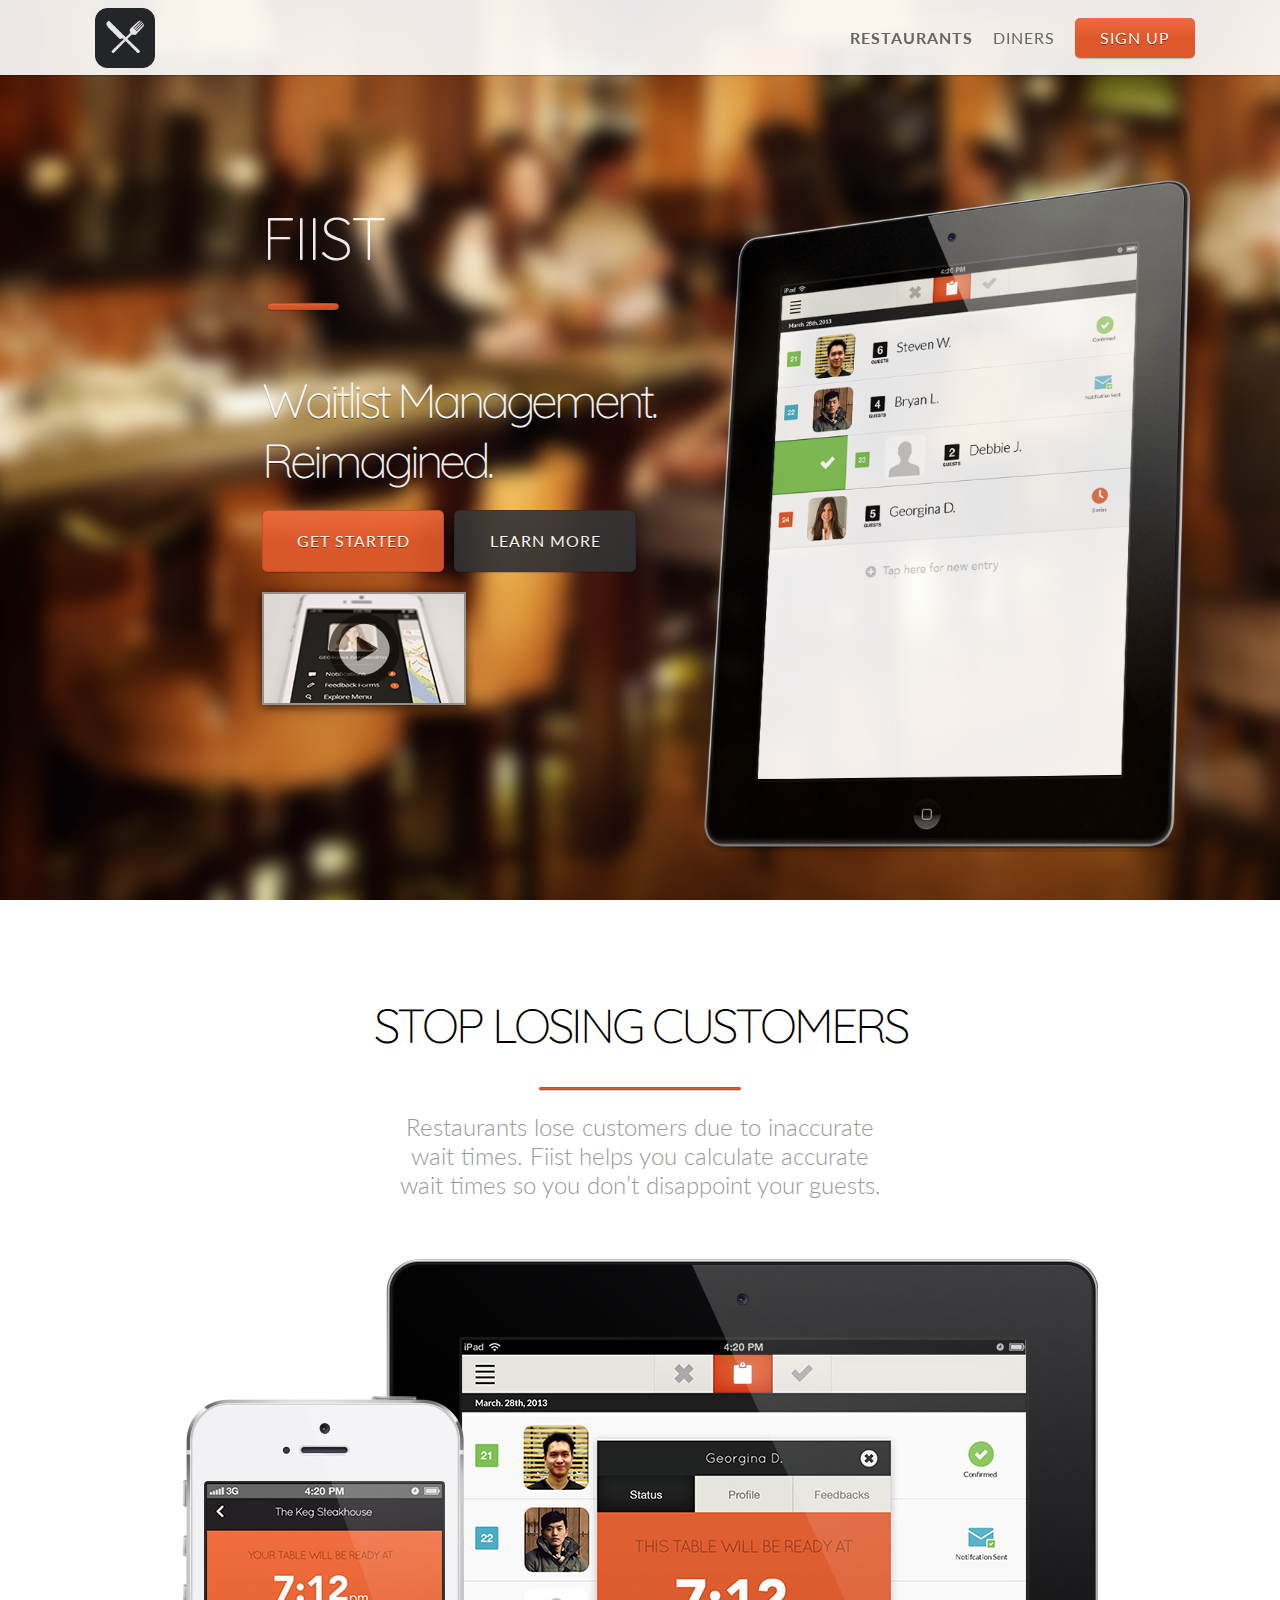
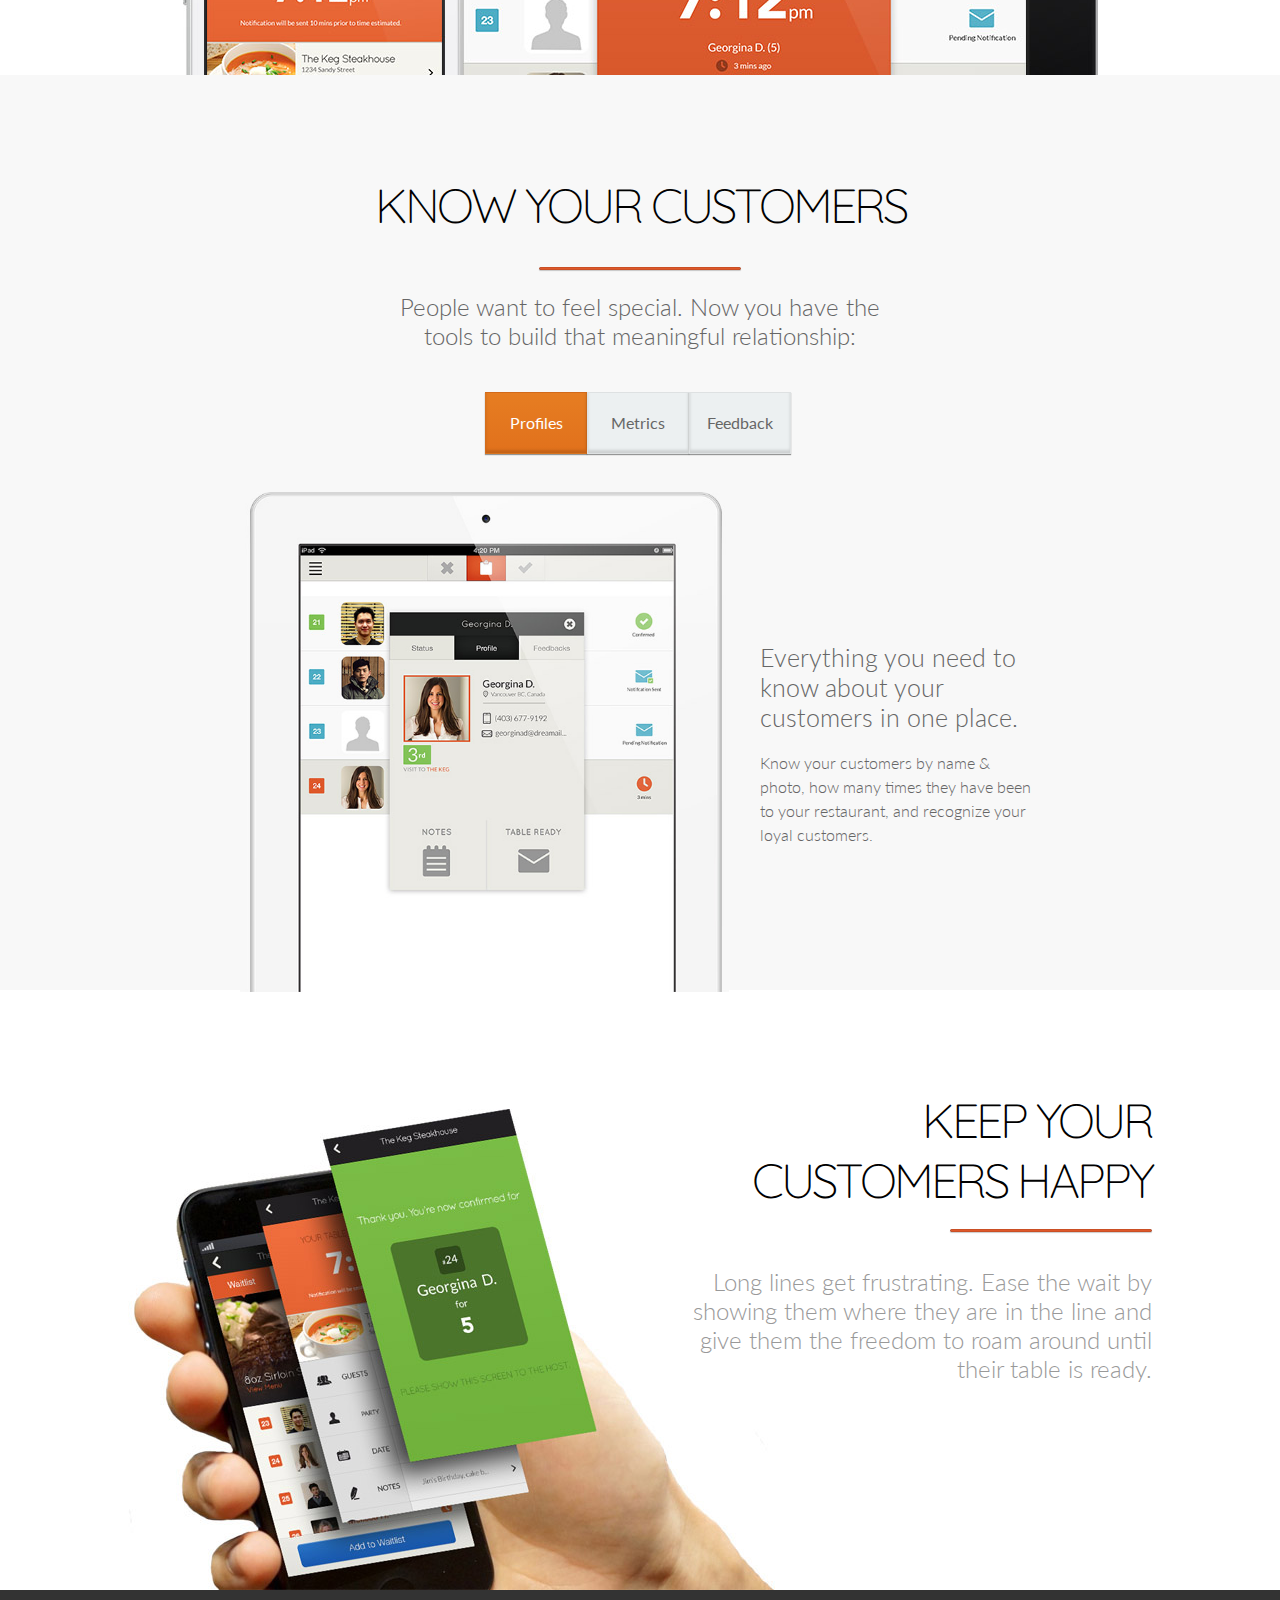
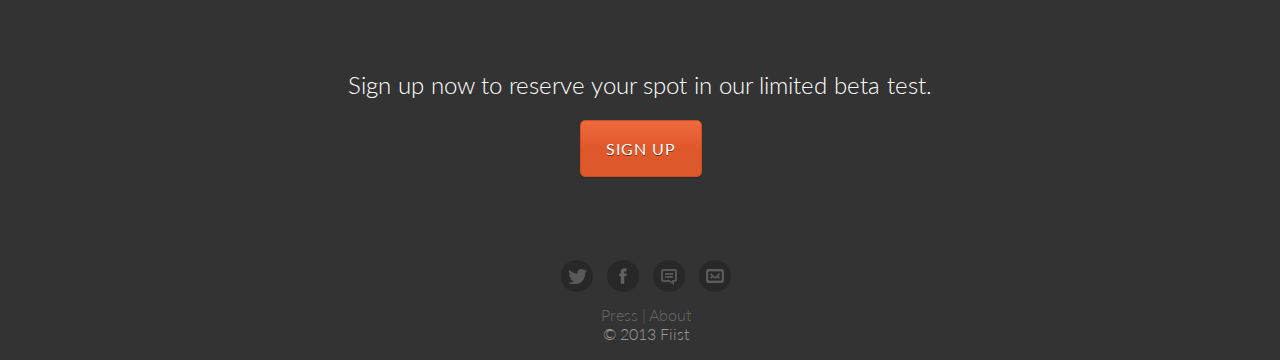
<file: index.html>
<!DOCTYPE html>
<!DOCTYPE html PUBLIC "-//W3C//DTD XHTML 1.0 Strict//EN" "http://www.w3.org/TR/xhtml1/DTD/xhtml1-strict.dtd">

	<head>
		<meta http-equiv="content-type" content="text/html; charset=UTF-8">
		<meta charset="utf-8">
		<meta http-equiv="X-UA-Compatible" content="IE=edge,chrome=1">
		<title>Fiist - Efficient Waitlist Management.</title>
		
		<link rel="image_src" href="http://dev.fii.st/lp/images/stop.jpg"  />
		<meta name="description" content="Fiist increases seating efficiencies and overall guest experiences for restaurants. Sign up now to reserve your spot in our limited beta test.">
		
		<meta property="og:title" content="Fiist - Efficient Waitlist Management." />
		<meta property="og:type" content="website" />
		<meta property="og:url" content="http://signup.fii.st" />
		<meta property="og:image" content="http://dev.fii.st/lp/images/stop.jpg" />
		<meta property="og:description" content="Fiist increases seating efficiencies and overall guest experiences for restaurants. Sign up now to reserve your spot in our limited beta test." />

		<meta name="viewport" content="width=device-width,initial-scale=1, maximum-scale=1,user-scalable=no">
		
		<link rel="stylesheet" href="css/main.css">
		<link href='http://fonts.googleapis.com/css?family=Lato' rel='stylesheet' type='text/css'>
		<link href='http://fonts.googleapis.com/css?family=Quicksand' rel='stylesheet' type='text/css'>
		
		<script src="scripts/jquery.min.js"></script>
		<script src="scripts/fiist.js"></script>
		<script type="text/javascript">
			var _gaq = _gaq || [];

			_gaq.push(['_setAccount', 'UA-37042679-1']);

			_gaq.push(['_setDomainName', 'fii.st']);

			_gaq.push(['_trackPageview']);




			(function() {

			var ga = document.createElement('script'); ga.type = 'text/javascript'; ga.async = true;

			ga.src = ('https:' == document.location.protocol ? 'https://ssl' : 'http://www') + '.google-analytics.com/ga.js';

			var s = document.getElementsByTagName('script')[0]; s.parentNode.insertBefore(ga, s);

			})();
			
			var tag = document.createElement('script');

				tag.src = "https://www.youtube.com/iframe_api";
				var firstScriptTag = document.getElementsByTagName('script')[0];
				firstScriptTag.parentNode.insertBefore(tag, firstScriptTag);
		</script>
	</head>
	<body>
		<div id="header">
			<div id="logo"></div>
			<div id="navigation">
				<ul id="navlist">
					<li class="navlinks topheader">
						<a href="index.html" onclick="stopPlayer()" class="formatnavlinks bold">RESTAURANTS</a>
					</li>
					<li class="navlinks topheader">
						<a href="diners.html" onclick="stopPlayer()" class="formatnavlinks">DINERS</a>
					</li>											
					<li class="navlinks">
						<div id="restsign" class="contentbutton signbutton top">SIGN UP</div>	
					</li>							
					<!-- <a href="#login" class="navlinks loginbutton orange">LOGIN</a> -->
				</ul>
			</div>
		</div>		
				
		<div id="opencontent">
			<div id="ipad"></div>		
			<div id="bar">
				<div id="arrow"></div>
			</div>			
			<div id="openpitch">
				<h1 class="hlogo">FIIST</h1>
				<div class="space"><br/></div>
				<div class="orange hrule"></div>				
				<div class="space"><br/><br/><br/>
				</div>
				<h1 class="hcontent">Waitlist Management.<br>Reimagined.</h1>
				<div class="contentbutton orange" id="getstarted">GET STARTED</div>
				<div class="contentbutton grey" id="learnmore">LEARN MORE</div>
				<div class="demobutton" id="videoopen"></div>
			</div>
			<div id="videobacking"></div>
			<div id="videobox">
				<div id="videoclosesign" onclick="closePlayer()">X</div>				
				<div id="fiistvideo"></div>
				
			</div>
		</div>
		
		<div id="container">
			<div class="content large stopbg" id="stop">
				<div class="contentmargin first">
					<h2>STOP LOSING CUSTOMERS</h2>
					<br/>
					<div class="orange hruletwo"></div>
					<br/>
					<br/>
					<p class="centertext">Restaurants lose customers due to inaccurate wait times. Fiist helps you calculate accurate wait times so you don’t disappoint your guests.</p>
				</div>
			</div>
			<div class="content know" id="learn">
				<div class="contentmargin">
					<h2>KNOW YOUR CUSTOMERS</h2>
					<br/>
					<div class="orange hruletwo"></div>
					<br/>
					<br/>
					<p class="centertext">People want to feel special. Now you have the tools to build that meaningful relationship:</p>
					<div class="tabs">
						<div class="tab" id="1">Profiles</div>
						<div class="tab" id="2">Metrics</div>
						<div class="tab" id="3">Feedback</div>
					</div>
					<div class="tabcontents">
						<div class="tabcontent 1" id="profile">
							<div class="tabtext">
								<h3>Everything you need to know about your customers in one place.</h3>
								</br>
								<p class="ttext">Know your customers by name & photo, how many times they have been to your restaurant, and recognize your loyal customers.</p>
							</div>
						</div>
						<div class="tabcontent 2">
							<div id="metrics"></div>
							<div id="metrictext">
								<h3>Know your business.</h3>
								<p class="ttext">Analyze trends by receiving statistics on wait times during the day, table turnover efficiency, and visits by new and returning customers.</p>
							</div>
						</div>
						<div class="tabcontent 3" id="feedback">
							<div class="tabtext feedback">
								<h3>Know what your customers think.</h3>
								</br>
								<p class="ttext">Get instant feedback on your food, staff and overall dining experience so you can improve your operations with every visit.</p>
							</div>						
						</div>
					</div>
				</div>
			</div>
			<div class="content" id="keep">
				<div class="contentmargin keepbg">
					<h2 class="rightdiv">KEEP YOUR<br/>CUSTOMERS HAPPY</h2>
					<br/>
					<div class="orange hruletwo right"></div>
					<br/>
					<br/>
					<p class="rightdiv restrict right">Long lines get frustrating. Ease the wait by showing them where they are in the line and give them the freedom to roam around until their table is ready.</p>
				</div>
			</div>
			<div class="content small" id="signup">
				<div class="contentmargin small">
					<p class="centertext small">Sign up now to reserve your spot in our limited beta test.</p>
					<div class="contentbutton signbutton" id="signupbutton">SIGN UP</div>
				</div>
			</div>

		</div>
		<div id="signupbacking">
			<div id="signupform">
				<div id="signupheader">
					<div id="signupheadertext">Sign up for beta testing</div>
					<div id="closesign">X</div>
				</div>
				<form action="" method="post">
					<input class="fields name" type="text" id="restaurant_name" name="restaurant[name]" placeholder="First Name*"></input>
					<input class="fields name" type="text" id="restaurant_name" name="restaurant[name]"placeholder="Last Name*"></input>
					<input class="fields long" type="text" id="restaurant_email" name="restaurant[email]"placeholder="Email*"></input>
					<input class="fields long" type="text" id="restaurant_restaurant" name="restaurant[restaurant]"placeholder="Restaurant Name*"></input>
					<input class="fields long" type="text" id="restaurant_city" name="restaurant[city]"placeholder="Restaurant Location*"></input>
					<p class="submitmessage">Thank you for reserving your spot in our beta!</p>
					<p class="redirect fields">Not a restaurant? <a class="recolor" href="diners.html">Sign up as a Diner!</a></p>
					<input class="contentbutton signbutton signform fields" type="submit" name="commit" value="SIGN UP"></input>
				</form>
				
			</div>
		</div>		
		<div id="footer">
			<div id="icons">
				<a href="https://twitter.com/fiistapp">
					<div class="icon" id="twitter"></div>
				</a>
				<a href="https://www.facebook.com/fiist">
					<div class="icon" id="facebook"></div>
				</a>
				<a href="http://blog.fii.st/">
					<div class="icon" id="blog"></div>
				</a>
				<a href="mailto:info@fii.st">
					<div class="icon" id="email"></div>
				</a>
					<p class="footer"><a href="#press" class="footer">Press</a> | <a href="#about" class="footer">About</a></p>
					<p class="copyright">© 2013 Fiist</p>
			</div>			
		</div>
		<script>
			//video
			$(document).ready(function(){
				onYouTubeIframeAPIReady();
			});
			
			var player;
			function onYouTubeIframeAPIReady() {
				player = new YT.Player('fiistvideo', {
					width: 850,
					height: 500,
					videoId: 'BOm3FysmPNM',
					playerVars: { 'autoplay': 0, 'rel': 0,  'allowScriptAccess': "always" },
					events: {
					  'onReady': onPlayerReady
					}
				});

			}
			
			function onPlayerReady(event) {
				player.setPlaybackQuality("hd720");
			}
			
			function stopPlayer(){
				player.stopVideo();
			}
			
			function closePlayer(){
				$("#videobox, #videobacking").fadeOut();
				player.stopVideo();				
			}
		</script>
	</body>
</html>
</file>
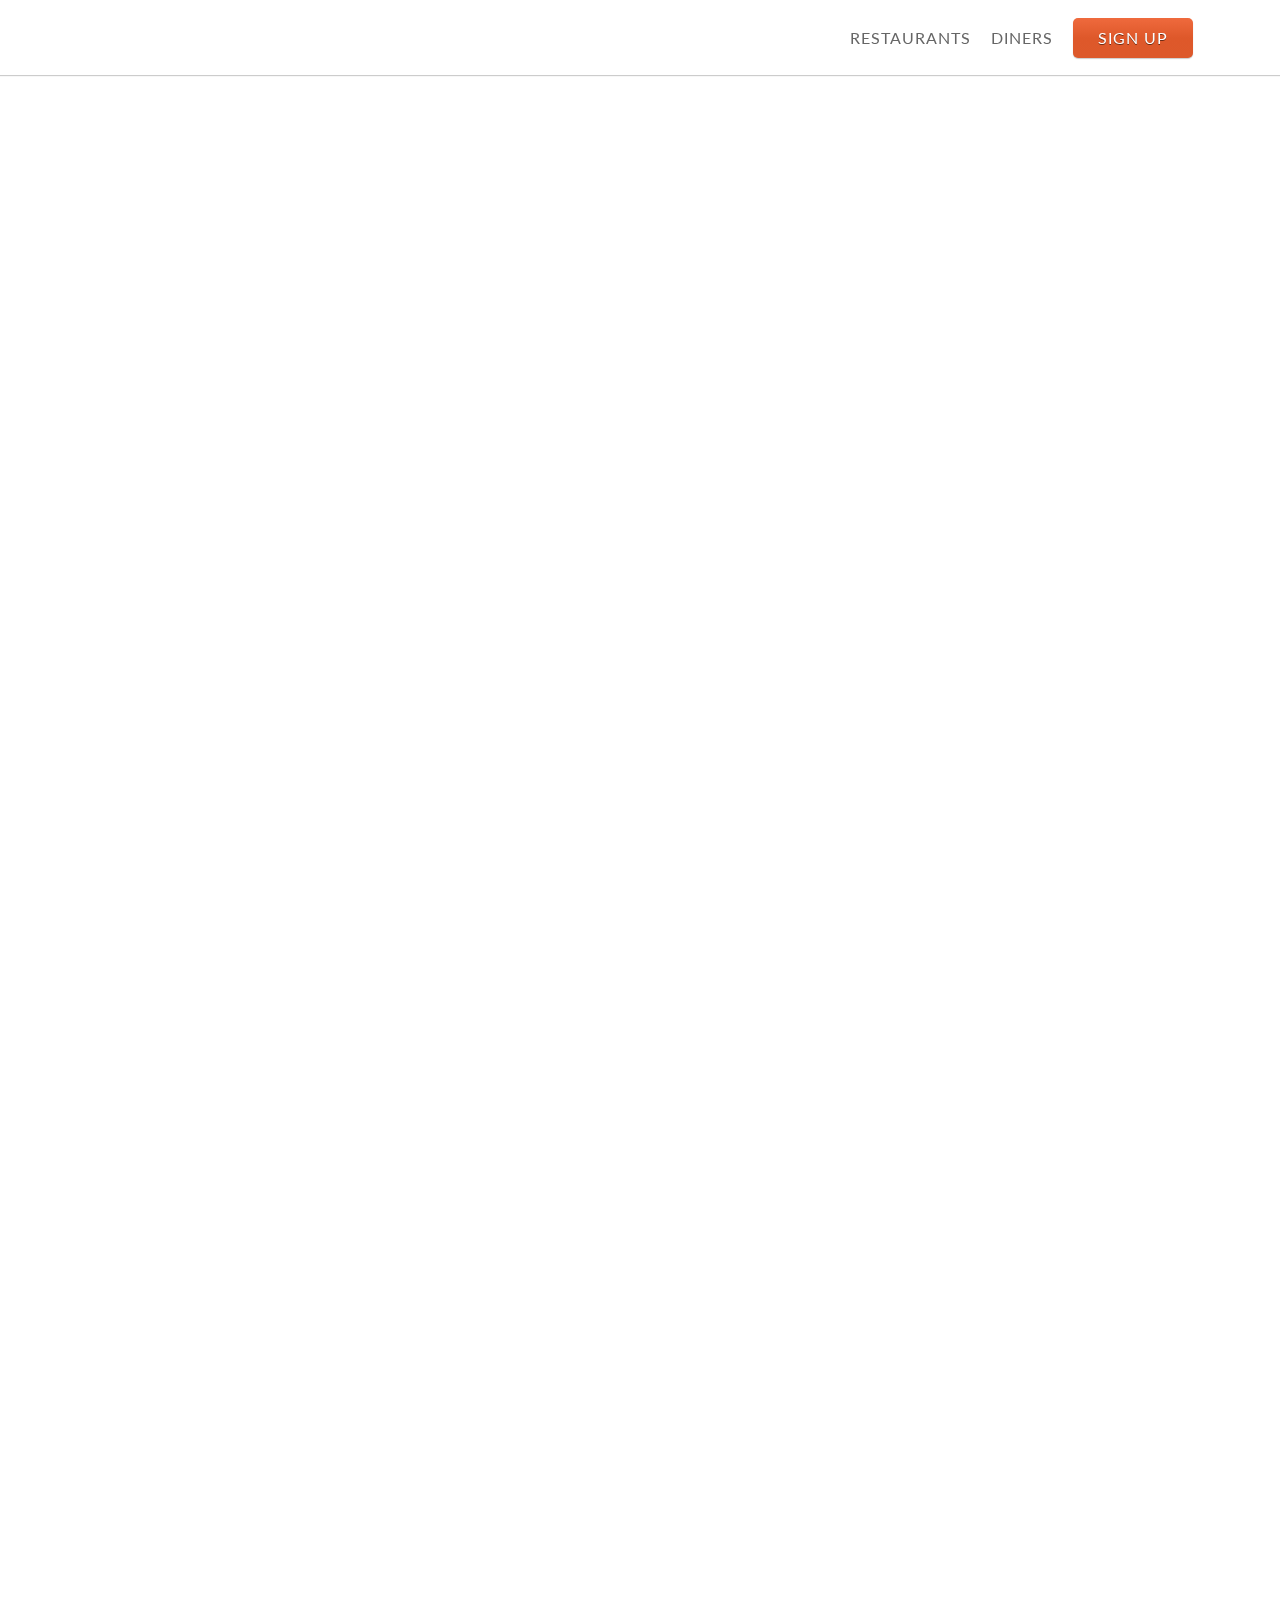
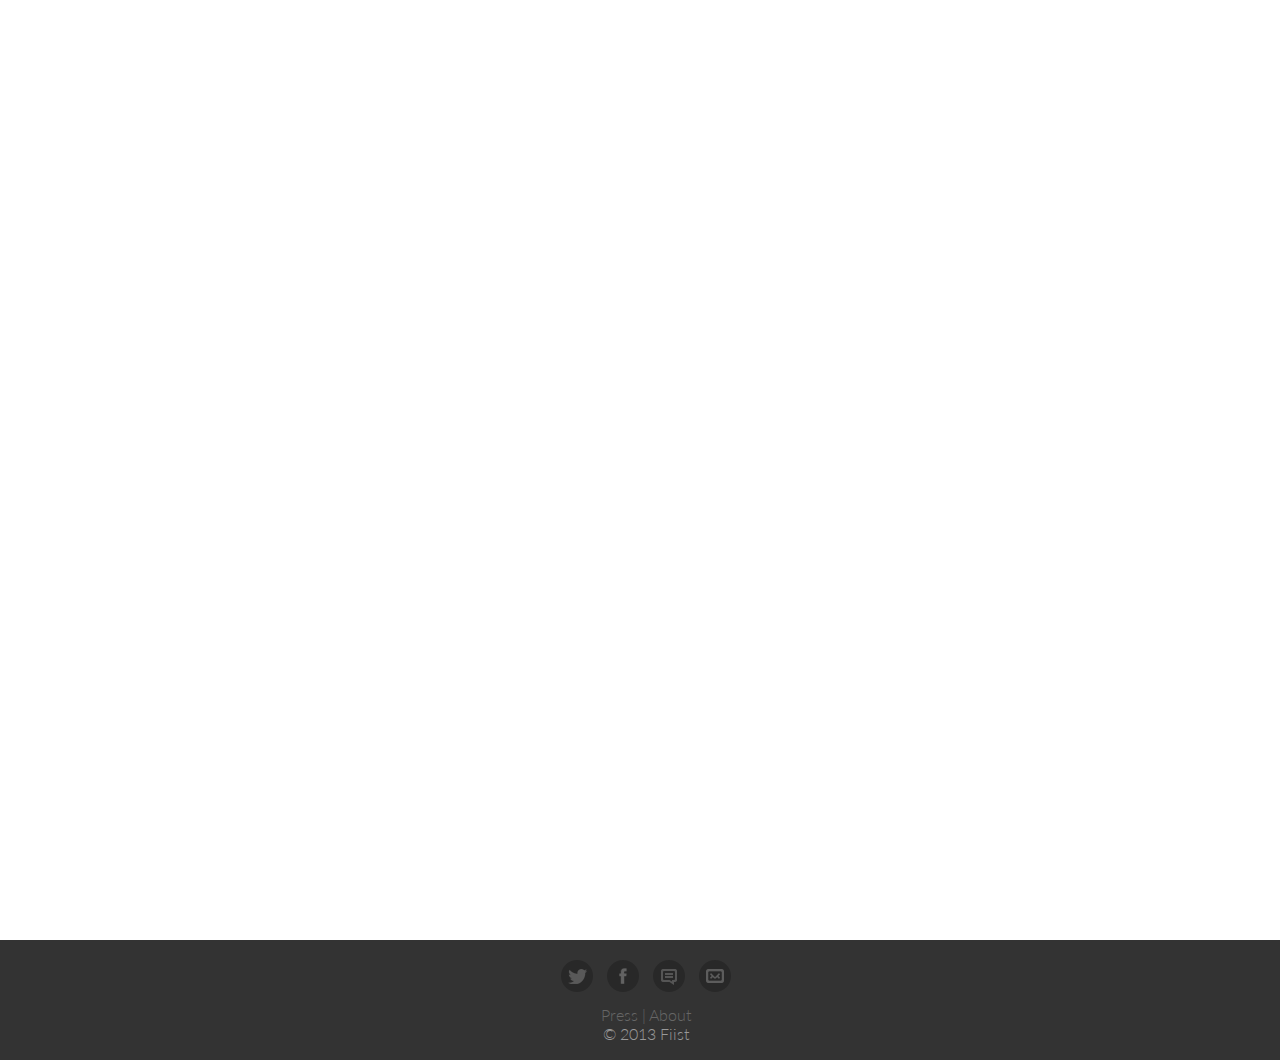
<file: about.html>
<!DOCTYPE html>
<!DOCTYPE html PUBLIC "-//W3C//DTD XHTML 1.0 Strict//EN" "http://www.w3.org/TR/xhtml1/DTD/xhtml1-strict.dtd">

	<head>
		<meta http-equiv="content-type" content="text/html; charset=UTF-8">
		<meta charset="utf-8">
		<meta http-equiv="X-UA-Compatible" content="IE=edge,chrome=1">
		<title>Fiist - About Us</title>
		
		<link rel="image_src" href="https://fbcdn-sphotos-b-a.akamaihd.net/hphotos-ak-ash3/557998_321297477999914_904721291_n.png"  />
		<meta name="description" content="Fiist was created for diners - like you and like me.">
		
		<meta property="og:title" content="Fiist - About Us" />
		<meta property="og:type" content="website" />
		<meta property="og:url" content="http://signup.fii.st" />
		<meta property="og:image" content="https://fbcdn-sphotos-b-a.akamaihd.net/hphotos-ak-ash3/557998_321297477999914_904721291_n.png" />
		<meta property="og:description" content="Fiist was created for diners - like you and like me." />

		<meta name="viewport" content="width=device-width,initial-scale=1, maximum-scale=1,user-scalable=no">
		
		<link rel="stylesheet" href="css/main.css">
		<link href='http://fonts.googleapis.com/css?family=Lato' rel='stylesheet' type='text/css'>
		<link href='http://fonts.googleapis.com/css?family=Quicksand' rel='stylesheet' type='text/css'>
		
		<script src="scripts/jquery.min.js"></script>
		<script src="scripts/fiist.js"></script>
		<script type="text/javascript">
			var _gaq = _gaq || [];

			_gaq.push(['_setAccount', 'UA-37042679-1']);

			_gaq.push(['_setDomainName', 'fii.st']);

			_gaq.push(['_trackPageview']);




			(function() {

			var ga = document.createElement('script'); ga.type = 'text/javascript'; ga.async = true;

			ga.src = ('https:' == document.location.protocol ? 'https://ssl' : 'http://www') + '.google-analytics.com/ga.js';

			var s = document.getElementsByTagName('script')[0]; s.parentNode.insertBefore(ga, s);

			})();
		</script>
	</head>
	<body>
		<div id="header">
			<!-- <div id="logo">
				<div id="logomargin">
					<h1>FIIST</h1>		
				</div>
			</div> -->
			<div id="navigation">
				<ul id="navlist">
					<li class="navlinks topheader">
						<a href="index.html" class="formatnavlinks">RESTAURANTS</a>
					</li>
					<li class="navlinks topheader">
						<a href="diners.html" class="formatnavlinks">DINERS</a>
					</li>											
					<li class="navlinks">
						<div id="restsign" class="contentbutton signbutton top">SIGN UP</div>	
					</li>							
					<!-- <a href="#login" class="navlinks loginbutton orange">LOGIN</a> -->
				</ul>
			</div>
		</div>
		<div id="container">
			<div class="content large">
				<div class="contentmargin">
					
				</div>
			</div>
		</div>
		<div id="footer">
			<div id="icons">
				<a href="https://twitter.com/fiistapp">
					<div class="icon" id="twitter"></div>
				</a>
				<a href="https://www.facebook.com/fiist">
					<div class="icon" id="facebook"></div>
				</a>
				<a href="http://blog.fii.st/">
					<div class="icon" id="blog"></div>
				</a>
				<a href="mailto:info@fii.st">
					<div class="icon" id="email"></div>
				</a>
					<p class="footer"><a href="#press" class="footer">Press</a> | <a href="#about" class="footer">About</a></p>
					<p class="copyright">© 2013 Fiist</p>
			</div>			
		</div>
	</body>
</html>
</file>
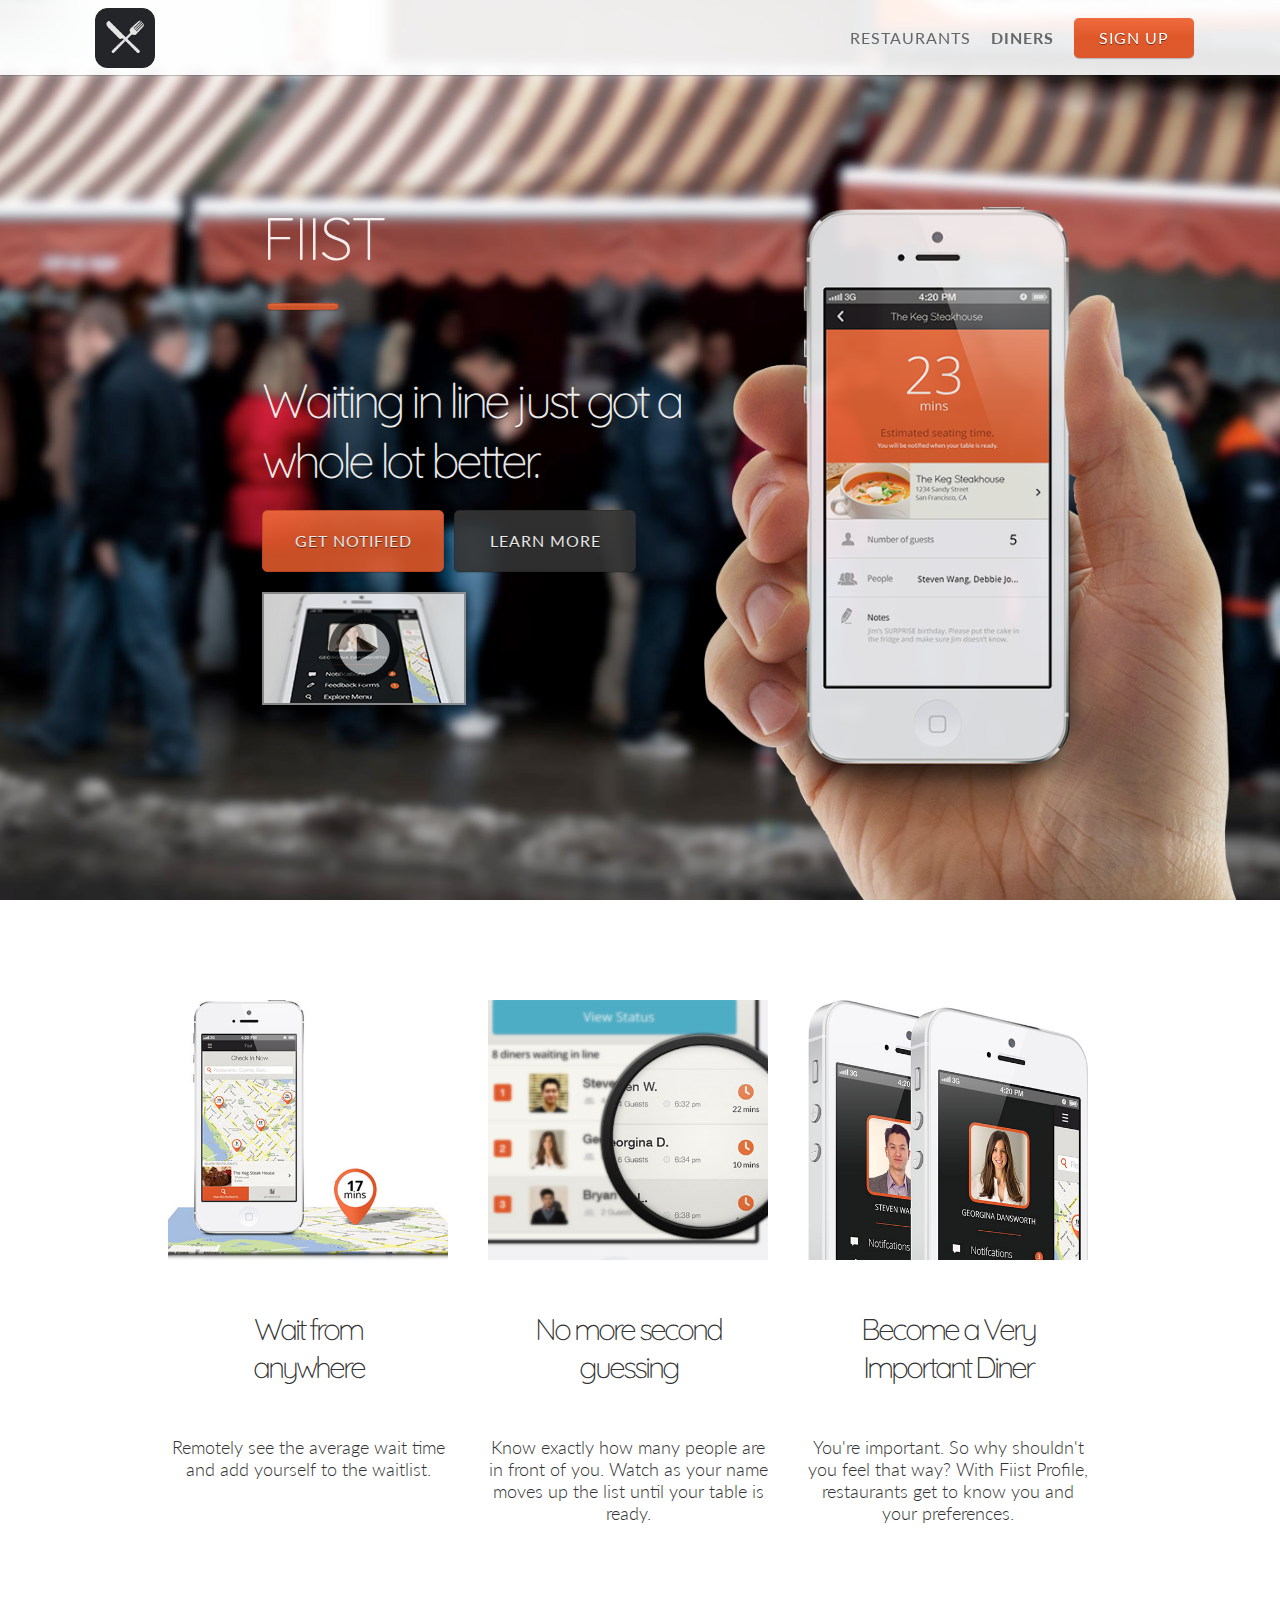
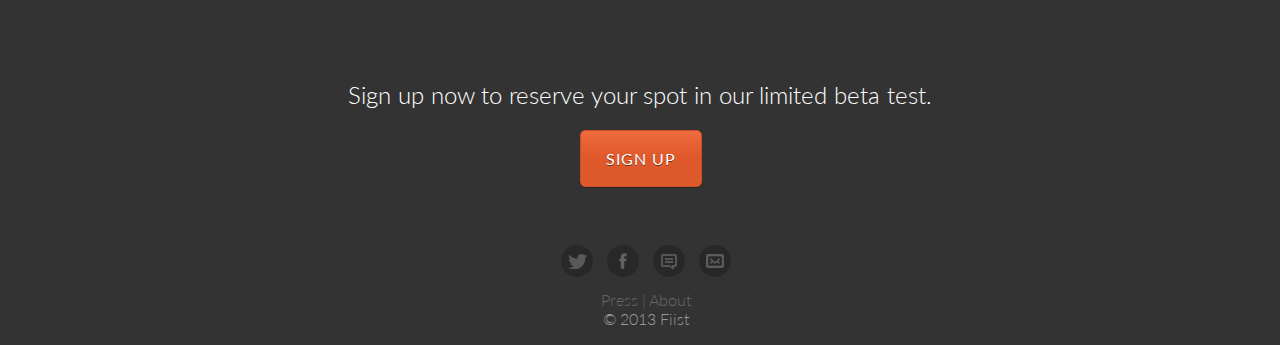
<file: diners.html>
<!DOCTYPE html>
<!DOCTYPE html PUBLIC "-//W3C//DTD XHTML 1.0 Strict//EN" "http://www.w3.org/TR/xhtml1/DTD/xhtml1-strict.dtd">

	<head>
		<meta http-equiv="content-type" content="text/html; charset=UTF-8">
		<meta charset="utf-8">
		<meta http-equiv="X-UA-Compatible" content="IE=edge,chrome=1">
		<title>Fiist - Waiting In Line Got A Whole.</title>
		
		<link rel="image_src" href="http://dev.fii.st/lp/images/waitanywhere.jpg"  />
		<meta name="description" content="Fiist allows you to wait from anywhere at your favorite restaurants. Sign up now to reserve your spot in our limited beta test.">
		
		<meta property="og:title" content="Fiist - Waiting In Line Got A Whole." />
		<meta property="og:type" content="website" />
		<meta property="og:url" content="http://signup.fii.st/diners.html" />
		<meta property="og:image" content="http://dev.fii.st/lp/images/waitanywhere.jpg" />
		<meta property="og:description" content="Fiist allows you to wait from anywhere at your favorite restaurants. Sign up now to reserve your spot in our limited beta test." />

		<meta name="viewport" content="width=device-width,initial-scale=1, maximum-scale=1,user-scalable=no">
		
		<link rel="stylesheet" href="css/main.css">
		<link href='http://fonts.googleapis.com/css?family=Lato' rel='stylesheet' type='text/css'>
		<link href='http://fonts.googleapis.com/css?family=Quicksand' rel='stylesheet' type='text/css'>
		
		<script src="scripts/jquery.min.js"></script>
		<script src="scripts/fiist.js"></script>
		<script type="text/javascript">
			var _gaq = _gaq || [];

			_gaq.push(['_setAccount', 'UA-37042679-1']);

			_gaq.push(['_setDomainName', 'fii.st']);

			_gaq.push(['_trackPageview']);




			(function() {

			var ga = document.createElement('script'); ga.type = 'text/javascript'; ga.async = true;

			ga.src = ('https:' == document.location.protocol ? 'https://ssl' : 'http://www') + '.google-analytics.com/ga.js';

			var s = document.getElementsByTagName('script')[0]; s.parentNode.insertBefore(ga, s);

			})();
		</script>
	</head>
	<body>
		<div id="header">
			<div id="logo"></div>
			<div id="navigation">
				<ul id="navlist">
					<li class="navlinks topheader">
						<a href="index.html" onclick="stopPlayer()" class="formatnavlinks">RESTAURANTS</a>
					</li>
					<li class="navlinks topheader">
						<a href="diners.html" onclick="stopPlayer()" class="formatnavlinks bold">DINERS</a>
					</li>											
					<li class="navlinks">
						<div class="contentbutton signbutton top">SIGN UP</div>	
					</li>					
					<!--<a href="#login" class="navlinks loginbutton orange">LOGIN</a> -->
				</ul>
			</div>
		</div>
		<div class="diners" id="opencontent">			
			<div class="iphone"	id="ipad">
				<div id="iphonescreen"></div>
			</div>
			<div id="bar">
				<div id="arrow"></div>
			</div>				
			<div id="openpitch">
				<h1 class="hlogo">FIIST</h1>
				<div class="space"><br/></div>
				<div class="orange hrule"></div>				
				<div class="space"><br/><br/><br/>
				</div>
				<h1 class="hcontent">Waiting in line just got a whole lot better.</h1>
				<div class="contentbutton orange" id="getstarted">GET NOTIFIED</div>
				<div class="contentbutton grey" id="learnmore">LEARN MORE</div>
				<div class="demobutton" id="videoopen"></div>
			</div>
			<div id="videobacking"></div>
			<div id="videobox">
				<div id="videoclosesign" onclick="closePlayer()">X</div>
				<div id="fiistvideo"></div>
			</div>
		</div>		
		<div class="diners" id="container">
			<div class="content diners">
				<div class="contentmargin">
					<div class="column">
						<div class="columnpicture"></div>
						<h2 class="small">Wait from</br>anywhere</h2>
						<p class="columntext">Remotely see the average wait time and add yourself to the waitlist.</p>
					</div>
					<div class="column">
						<div class="columnpicture secondguess"></div>
						<h2 class="small">No more second guessing</h2>
						<p class="columntext">Know exactly how many people are in front of you. Watch as your name moves up the list until your table is ready.</p>
					</div>
					<div class="column">
						<div class="columnpicture cprofile"></div>
						<h2 class="small">Become a Very Important Diner</h2>
						<p class="columntext">You're important. So why shouldn't you feel that way? With Fiist Profile, restaurants get to know you and your preferences.</p>
					</div>
				</div>
			</div>
			<div class="content small" id="signup">
				<div class="contentmargin small">
					<p class="centertext small">Sign up now to reserve your spot in our limited beta test.</p>
					<div class="contentbutton signbutton" id="signupbutton">SIGN UP</div>
				</div>
			</div>
		</div>
		<div id="signupbacking">
			<div id="signupform">
				<div id="signupheader">
					<div id="signupheadertext">Sign up for beta testing</div>
					<div id="closesign">X</div>
				</div>
				<form action="" method="post">
					<input class="fields long" type="text" id="diner_name" name="diner[name]" placeholder="Name*"></input>
					<input class="fields long" type="text" id="diner_email" name="diner[email]"placeholder="Email*"></input>
					<input class="fields long" type="text" id="diner_city" name="diner[city]"placeholder="Where are you located (city)?*"></input>
					<p class="submitmessage">Thank you for reserving your spot in our beta!</p>
					<input class="contentbutton signbutton signform fields" type="submit" name="commit" value="SIGN UP"></input>
				</form>
				
			</div>
		</div>
		<div id="footer">
			<div id="icons">
				<a href="https://twitter.com/fiistapp">
					<div class="icon" id="twitter"></div>
				</a>
				<a href="https://www.facebook.com/fiist">
					<div class="icon" id="facebook"></div>
				</a>
				<a href="http://blog.fii.st/">
					<div class="icon" id="blog"></div>
				</a>
				<a href="mailto:info@fii.st">
					<div class="icon" id="email"></div>
				</a>
					<p class="footer"><a href="#press" class="footer">Press</a> | <a href="#about" class="footer">About</a></p>
					<p class="copyright">© 2013 Fiist</p>
			</div>			
		</div>
		<script>
			var tag = document.createElement('script');

			tag.src = "https://www.youtube.com/iframe_api";
			var firstScriptTag = document.getElementsByTagName('script')[0];
			firstScriptTag.parentNode.insertBefore(tag, firstScriptTag);

			var player;
			function onYouTubeIframeAPIReady() {
				player = new YT.Player('fiistvideo', {
					width: 850,
					height: 500,
					videoId: 'BOm3FysmPNM',
					playerVars: { 'autoplay': 0, 'rel': 0,  'allowScriptAccess': "always" },
					events: {
					  'onReady': onPlayerReady
					}
				});

			}
			
			function onPlayerReady(event) {
				player.setPlaybackQuality("hd720");
			}
			
			function stopPlayer(){
				player.stopVideo();
			}
			
			function closePlayer(){
				$("#videobox, #videobacking").fadeOut();
				player.stopVideo();				
			}
		</script>
	</body>
</html>
</file>
<file: css/main.css>
html,body,div,h1,h2,h3,p,ul,li,a,img{
	margin: 0;
	padding: 0;
}

html, body {
	height: 100%;
	background-color: #fff;
	font-family: 'Lato', sans-serif, Helvetica, Arial;
	-webkit-text-size-adjust: 100%;
	-ms-text-size-adjust: 100%;
	color: #fff;
}

h1{
	font-size: 36px;	
	font-family: 'Quicksand', 'Lato', sans-serif;
	font-weight: 300;
}

h1.hlogo {
	font-size: 60px;
	font-family: 'Quicksand', 'Lato', sans-serif;
	font-weight: 300;
	letter-spacing: -2px;
}

h1.hcontent {
	font-size: 48px;
	font-family: 'Quicksand', 'Lato',sans-serif;
	font-weight: 300;
	letter-spacing: -4px;
	text-shadow: 0 1px rgba(1,2,2,.51);
}

h2{
	font-size: 48px;
	font-family: 'Quicksand', 'Lato', sans-serif;	
	font-weight: 300;
	color: #000;
	letter-spacing: -3px;
}

h2.small{
	font-size: 30px;
	font-family: 'Quicksand', 'Lato', sans-serif;	
	font-weight: 300;
	color: #333;
	letter-spacing: -3px;
}

h3{
	font-size: 25px;
	font-family: 'Lato',sans-serif;
	font-weight: 300;
	color: #666;
}

a{
	text-decoration: none;
}

p{
	font-size: 24px;
	font-weight: 300;
}

p.ttext{
	line-height: 24px;
	font-size: 16px;
}

p.submitmessage{
	display: none;
	color: #999;
	margin-top: 20px;
}

p.copyright{
	color: #999;
	font-size: 16px;
}

a.recolor{
	color: #999;
	text-decoration: underline;	
}

a.recolor:visited{
	color: #e67e22;
}

p.restrict{
	width: 500px;
}

p.columntext{
	margin-top: 50px;
	color: #333;
	font-size: 18px;
}

p.centertext{
	width: 500px;
	left: 50%;
	margin: 0 -250px;
	position: absolute;
}

p.centertext.small{
	width: 600px;
	left: 50%;
	margin: 0 -300px;
	position: absolute;
}

p.redirect{
	width: 340px;
	float: left;
	height: 60px;
	font-size: 16px;
	color: #999;
	margin-left: 20px;
	margin-top: 20px;
}

input.name{
	width: 152px;
	float: left;
	height: 50px;
	font-size: 20px;
	margin-left: 20px;
	margin-top: 20px;
	color: #fff;
	font-family: 'Lato', sans-serif, Helvetica;
	border: none;
	padding-left: 15px;
	background-color: #111;
	-webkit-border-radius: 5px;
	-webkit-box-shadow: inset 0 1px 1px rgba(0,0,0,.75);
	-moz-box-shadow: inset 0 1px 1px rgba(0,0,0,.75);
	box-shadow: inset 0 1px 1px rgba(0,0,0,.75);
	
}

input.long{
	width: 340px;
	float: left;
	height: 50px;
	font-size: 20px;
	margin-left: 20px;
	margin-top: 20px;
	color: #fff;
	font-family: 'Lato', sans-serif, Helvetica;
	border: none;
	padding-left: 15px;
	background-color: #111;
	-webkit-border-radius: 5px;
	-webkit-box-shadow: inset 0 1px 1px rgba(0,0,0,.75);
	-moz-box-shadow: inset 0 1px 1px rgba(0,0,0,.75);
	box-shadow: inset 0 1px 1px rgba(0,0,0,.75);
}

.errorbackground{
	-webkit-box-shadow: 0 3px 3px rgba(255,0,0,1) !important;
	-moz-box-shadow: 0 3px 3px rgba(255,0,0,1) !important;
	box-shadow: 0 3px 3px rgba(255,0,0,1) !important;
}

#header{
	position: fixed;
	height: 75px;
	width: 100%;
	float: left;
	background: url(../images/whitenine.png);
	z-index: 5;
	-webkit-box-shadow: 0 1px 1px rgba(0,0,0,.2);
	-moz-box-shadow: 0 1px 1px rgba(0,0,0,.2);
	box-shadow: 0 1px 1px rgba(0,0,0,.2);
}

#logo{
	height: 60px;
	width: 150px;
	float: left;
	background: url(../images/fiistlogosmall.png) center no-repeat;
	background-size: contain;
	margin-top: 7.5px;
	margin-left: 50px;
}

#navigation{
	height: 75px;
	width: 400px;
	float: right;
	margin-right: 50px;
}

#navlist{
	top: 0px;
	height: 100%;
	width: 100%;
	list-style-type: none;
	list-style-image: none;
	list-style-position: inside;
}

.navlinks{
	height: 100%;
	float: left;
	text-align: center;
	margin-left: 20px;
}

.formatnavlinks{
	text-decoration: none;
	color: #666;
	font-family: 'Lato', sans-serif, Helvetica;
	letter-spacing: 1px;
	font-size: 16px;
	cursor: pointer;
	cursor: hand;
	line-height: 75px;
}

.formatnavlinksd{
	text-decoration: none;
	color: #666;
	font-family: 'Lato', sans-serif, Helvetica;
	letter-spacing: 1px;
	font-size: 16px;
	cursor: pointer;
	cursor: hand;
}

.formatnavlinks:hover{
	color: #de582a;
}

.formatnavlinksd:hover{
	color: #de582a;
}

.feat{
	display: none;
}

.bold{
	font-weight: bold;
}

.loginbutton{
	width: 50px;
	height: 30px;
	float: left;
	margin-left: 20px;	
	text-decoration: none;
	font-weight: bold;
	font-size: 14px;
	color: #fff;
}

.blue{
	background-color: #0941c7;
}

.orange{
	-webkit-border-radius: 10px;
	-moz-border-radius: 10px;
	border-radius: 10px;
	background-color: #000;
	-webkit-box-shadow: 0 1px 1px rgba(0,0,0,.2);
	-moz-box-shadow: 0 1px 1px rgba(0,0,0,.2);
	box-shadow: 0 1px 1px rgba(0,0,0,.2);
	border: solid 1px #ca4f25;
	background-image: -webkit-linear-gradient(bottom, #dd592b, #de582a 50%, #ef6a3d);
	background-image: -moz-linear-gradient(bottom, #dd592b, #de582a 50%, #ef6a3d);
	background-image: -o-linear-gradient(bottom, #dd592b, #de582a 50%, #ef6a3d);
	background-image: -ms-linear-gradient(bottom, #dd592b, #de582a 50%, #ef6a3d);
	background-image: linear-gradient(to top, #dd592b, #de582a 50%, #ef6a3d);
}

.orangetab{
	background-color: #e67e22 !important;
	color: #fff !important;
	-webkit-box-shadow: inset 0 1px 3px #393939;
	-moz-box-shadow: inset 0 1px 3px #393939;
	box-shadow: inset 0 1px 3px #393939;
	background-image: -webkit-linear-gradient(bottom, #e1711c, #e67d22);
	background-image: -moz-linear-gradient(bottom, #e1711c, #e67d22);
	background-image: -o-linear-gradient(bottom, #e1711c, #e67d22);
	background-image: -ms-linear-gradient(bottom, #e1711c, #e67d22);
	background-image: linear-gradient(to top, #e1711c, #e67d22);
}

.contentbutton{
	width: 180px;
	height: 60px;
	float: left;
	margin-top: 20px;
	line-height: 60px;
	text-align: center;
	text-decoration: none;
	font-size: 16px;
	font-family: 'Lato', sans-serif;
	letter-spacing: 1px;
	color: #fff;
	cursor: pointer;
	cursor: hand;	
	-moz-border-radius: 5px;
	border-radius: 5px;
	text-shadow: 0 1px rgba(1,2,2,.51);
}

.contentbutton:hover{
	background-color: #e45f31 !important;
	-webkit-box-shadow: 0 2px 3px 1px rgba(0,0,0,.11), inset 0 2px rgba(255,255,255,.25);
	-moz-box-shadow: 0 2px 3px 1px rgba(0,0,0,.11), inset 0 2px rgba(255,255,255,.25);
	box-shadow: 0 2px 3px 1px rgba(0,0,0,.11), inset 0 2px rgba(255,255,255,.25);
	border: solid 1px #c85026;
	background-image: -webkit-linear-gradient(bottom, #d95a2e 50%, #e45f31 52%);
	background-image: -moz-linear-gradient(bottom, #d95a2e 50%, #e45f31 52%);
	background-image: -o-linear-gradient(bottom, #d95a2e 50%, #e45f31 52%);
	background-image: -ms-linear-gradient(bottom, #d95a2e 50%, #e45f31 52%);
	background-image: linear-gradient(to top, #d95a2e 50%, #e45f31 52%);
}

.contentbutton.grey{
	background-color: #000;
	-webkit-box-shadow: 0 1px 1px rgba(0,0,0,.2);
	-moz-box-shadow: 0 1px 1px rgba(0,0,0,.2);
	box-shadow: 0 1px 1px rgba(0,0,0,.2);
	border: solid 1px #2d2d2d;
	background-image: -webkit-linear-gradient(bottom, #323232, #353535);
	background-image: -moz-linear-gradient(bottom, #323232, #353535);
	background-image: -o-linear-gradient(bottom, #323232, #353535);
	background-image: -ms-linear-gradient(bottom, #323232, #353535);
	background-image: linear-gradient(to top, #323232, #353535);
	margin-left: 10px;
}

.contentbutton.grey:hover{
	background-color: #383838 !important;
	-webkit-box-shadow: 0 2px 3px 1px rgba(0,0,0,.11), inset 0 2px rgba(255,255,255,.25);
	-moz-box-shadow: 0 2px 3px 1px rgba(0,0,0,.11), inset 0 2px rgba(255,255,255,.25);
	box-shadow: 0 2px 3px 1px rgba(0,0,0,.11), inset 0 2px rgba(255,255,255,.25);
	border: solid 1px #303030;
	background-image: -webkit-linear-gradient(bottom, #363636 51%, #383838 53%);
	background-image: -moz-linear-gradient(bottom, #363636 51%, #383838 53%);
	background-image: -o-linear-gradient(bottom, #363636 51%, #383838 53%);
	background-image: -ms-linear-gradient(bottom, #363636 51%, #383838 53%);
	background-image: linear-gradient(to top, #363636 51%, #383838 53%);
}

.contentbutton.signbutton{
	position: absolute;
	left: 50%;
	margin: 50px -60px;
	width: 120px;
	height: 55px;
	line-height: 55px;	
	-webkit-border-radius: 5px;
	-moz-border-radius: 5px;
	border-radius: 5px;
	background-color: #000;
	text-shadow: 0 1px rgba(1,2,2,.51);
	-webkit-box-shadow: 0 1px 1px rgba(0,0,0,.2);
	-moz-box-shadow: 0 1px 1px rgba(0,0,0,.2);
	box-shadow: 0 1px 1px rgba(0,0,0,.2);
	border: solid 1px #ca4f25;
	background-image: -webkit-linear-gradient(bottom, #dd592b, #de582a 50%, #ef6a3d);
	background-image: -moz-linear-gradient(bottom, #dd592b, #de582a 50%, #ef6a3d);
	background-image: -o-linear-gradient(bottom, #dd592b, #de582a 50%, #ef6a3d);
	background-image: -ms-linear-gradient(bottom, #dd592b, #de582a 50%, #ef6a3d);
	background-image: linear-gradient(to top, #dd592b, #de582a 50%, #ef6a3d);
}

.contentbutton.signbutton:hover{
	background-image: -webkit-linear-gradient(bottom, #de582a 50%, #dd592b, #ef6a3d);
	background-image: -moz-linear-gradient(bottom, #de582a 50%, #dd592b, #ef6a3d);
	background-image: -o-linear-gradient(bottom, #de582a 50%, #dd592b, #ef6a3d);
	background-image: -ms-linear-gradient(bottom, #de582a 50%, #dd592b, #ef6a3d);
	background-image: linear-gradient(to top, #de582a 50%, #dd592b, #ef6a3d);
}

.contentbutton.signbutton.top{
	height: 40px;
	line-height: 40px;
	position: static;
	left: auto;
	margin-left: 0;
	margin-top: 18px;
	border: none;
}

.contentbutton.signbutton.signform{
	position: static;
	float: right;
	left: auto;
	margin-top: 20px;
	margin-left: 0;
	margin-right: 80px;
	margin-bottom: 0;
	width: 300px;
	border: none;
}

#opencontent{
	height: 100%;
	width: 100%;
	background: url(../images/splash.jpg) center no-repeat;
	background-size: cover;
}

#opencontent.diners{
	background: url(../images/dsplash.jpg) center no-repeat;
	background-size: cover;
}

#openpitch{
	top: 50%;
	left: 40%;
	height: 500px;
	width: 500px;
	position: absolute;
	margin: -250px -250px;	
	display: none;
}

.hrule{
	height: 5px;
	width: 70px;
	display: inline-block;
	margin-left: 5px;
}

.hruletwo{
	width: 200px;
	height: 1px;
	display: inline-block;
}

.right{
	float: right;
}

#ipad{
	bottom: 0;
	left: 55%;
	height: 80%;
	width: 38%;
	position: absolute;
	background: url(../images/ipad.png) top center no-repeat;
	background-size: 100% auto;
	display: none;
}

#ipad.iphone{
	background: url(../images/iphone.png) bottom center no-repeat;
	background-size: contain;
	height: 700px;
	width: 600px;
}

#iphonescreen{	
	height: 382px;
	width: 225px;
	left: 20%;
	top: 15%;
	position: absolute;
	overflow: hidden;
}

#videobox{
	height: 528.125px;
	width: 900px;
	background-color: #111;
	position: absolute;
	left: 50%;
	margin: 150px -400px;
	text-align: center;
	display: none;
	-webkit-border-radius: 10px;
	-moz-border-radius: 10px;
	border-radius: 10px;
}

#fiistvideo{
	height: 478.125px;
	width: 850px;
	margin-top: 25px;
	display: inline-block;
}

.demobutton{
	width: 200px;
	height: 109px;
	margin-top: 20px;
	margin-left: 0px;
	float: left;
	background: url(../images/demobutton.png) center no-repeat;
	cursor: pointer;
	-webkit-box-shadow: 0 2px 10px rgba(2,3,3,.75);
	-moz-box-shadow: 0 2px 10px rgba(2,3,3,.75);
	box-shadow: 0 2px 10px rgba(2,3,3,.75);
	border: solid 2px #959595;
}

#videoclosesign{
	height: 40px;
	width: 40px;
	font-size: 30px;
	position: absolute;
	right: -20px;
	top: -20px;
	background-color: #000;
	border-radius: 50%;
	text-align: center;
	cursor: pointer;
}

#videobacking{
	height: 100%;
	width: 100%;
	background-color: #000;
	opacity: .8;
	position: absolute;
	display: none;
}

#arrow{
	bottom: 15px;
	left: 50%;
	position: absolute;
	height: 16px;
	width: 26px;
	margin: 0 -19px;
	background: url(../images/arrow.png);
	background-size: cover;
	background-color: #fff;
	border-style:solid;
	border-width:7px 10px;
	border-top: 1;
	border-left: 1;
	border-right: 1;
	border-bottom: 0;
	cursor: pointer;
	cursor: hand;
	-moz-border-radius-topright: 5px;
	-moz-border-radius-topleft: 5px;
	border-top-right-radius: 5px;
	border-top-left-radius: 5px;
}

#bar{
	bottom: 0;
	position: absolute;
	width: 100%;
	height: 15px;
	background-color: #fff;
	cursor: pointer;
	cursor: hand;
	display: none;
}

#container{
	height: 2540px;
	width: 100%;
}

#container.diners{
	height: 925px;
}

.content{
	height: 600px;
	width: 100%;
	text-align: center;
	color: #999;
	display: block;
}

.stopbg{
	background: url(../images/stop.jpg) center bottom no-repeat;
}

.keepbg{
	background: url(../images/keep.jpg) left bottom no-repeat;
}

.leftdiv{
	text-align: left !important;
}

.rightdiv{
	text-align: right !important;
}

.content.large{
	height: 775px;
}

.content.small{
	height: 250px;
	background-color: #333;
	color: #fff;
	text-align: center;
}

.content.know{
	color: #666;
	background-color: #f8f8f8;
	height: 915px
}

.content.diners{
	height: 700px;
}

.contentmargin{
	height: 500px;
	width: 100%;
	max-width: 1024px;
	float: left;
	position: relative;
	left: 50%;
	margin: 100px -512px;
}

.contentmargin.first{
	margin-top: 95px;
}

.contentmargin.small{
	margin-top: 80px;
	height: 200px;
}

.column{
	height: 600px;
	width: 280px;
	float: left;
	margin-left: 40px;
	text-align: center;
}

.columnpicture{
	height: 260px;
	width: 100%;
	background: url(../images/waitanywhere.jpg) center no-repeat;
	background-size: cover;
	margin-bottom: 50px;
}

.columnpicture.secondguess{
	background: url(../images/secondguess.jpg) center no-repeat;
	background-size: cover;
}

.columnpicture.cprofile{
	background: url(../images/cprofile.jpg) top center no-repeat;
	background-size: cover;
}

.tabs{
	position: absolute;
	width: 310px;
	height: 60px;
	left: 50%;
	margin: 100px -155px;
	padding: 0;
}

.tab{
	float: left;
	display: inline-block;
	width: 100px;
	height: 60px;
	line-height: 60px;
	background-color: #ecf0f1;
	-webkit-box-shadow: 0 1px 1px rgba(1,2,2,.4), inset 0 -3px 3px rgba(1,2,2,.13);
	-moz-box-shadow: 0 1px 1px rgba(1,2,2,.4), inset 0 -3px 3px rgba(1,2,2,.13);
	box-shadow: 0 1px 1px rgba(1,2,2,.4), inset 0 -3px 3px rgba(1,2,2,.13);
	border: solid 0.51px rgba(1,2,2,.06);
	cursor: hand;
	cursor: pointer;
}

.tab:hover{
	-webkit-box-shadow: 0 2px 1px rgba(0,0,0,.18);
	-moz-box-shadow: 0 2px 1px rgba(0,0,0,.18);
	box-shadow: 0 2px 1px rgba(0,0,0,.18);
	background-color: #ecf0f1;
	-webkit-box-shadow: inset 0 -3px 3px rgba(57,57,57,.13);
	-moz-box-shadow: inset 0 -3px 3px rgba(57,57,57,.13);
	box-shadow: inset 0 -3px 3px rgba(57,57,57,.13);
	background-image: -webkit-linear-gradient(bottom, rgba(189,195,199,.15) 40%, rgba(236,240,241,.15) 71%);
	background-image: -moz-linear-gradient(bottom, rgba(189,195,199,.15) 40%, rgba(236,240,241,.15) 71%);
	background-image: -o-linear-gradient(bottom, rgba(189,195,199,.15) 40%, rgba(236,240,241,.15) 71%);
	background-image: -ms-linear-gradient(bottom, rgba(189,195,199,.15) 40%, rgba(236,240,241,.15) 71%);
	background-image: linear-gradient(to top, rgba(189,195,199,.15) 40%, rgba(236,240,241,.15) 71%);
	color: #de582a;
}

.tabcontent{
	display: none;
	width: 800px;
	height: 500px;
	position: absolute;
	left: 50%;
	margin: 200px -400px;
	text-align: center;
}

#profile{
	background: url(../images/profiles.jpg) left bottom no-repeat;
	background-size: contain;
}

.tabtext{
	height: 200px;
	width: 275px;
	position: absolute;
	top: 50%;
	margin: -100px 520px;
	text-align: left;
}

.tabtext.feedback{
	margin-left: 450px;
}

#metrics{
	position: absolute;
	left: 50%;
	margin: 10px -250px;
	background: url(../images/metrics.jpg) center top no-repeat;
	background-size: contain;
	width: 500px;
	height: 380px;
	float: left;
}

#metrictext{
	position: absolute;
	left: 50%;
	margin: 400px -300px;
	width: 600px;
}

#feedback{
	background: url(../images/feedback.jpg) left bottom no-repeat;
	background-size: contain;
}

#signupbacking{
	width: 100%;
	height: 0px;
	background-color: #222;
}

#signupform{
	position: absolute;
	width: 800px;
	height: 290px;
	left: 50%;
	margin: 10px -400px;	
	text-align: center;
	display: none;
}

#signupheader{
	width: 100%;
	height: 50px;
	color: #fff;
	line-height: 50px;
	font-size: 24px;
	font-family: 'Quicksand', 'Lato', sans-serif;
	text-align: left;
	letter-spacing: -1px;
	text-shadow: 0 -1px rbga(0,0,0,.19);
}

#signupheadertext{
	position: absolute;
	left: 20px;
}

#closesign{
	float: right;
	height: 50px;
	width: 50px;
	color: #b01909;	
	cursor: hand;
	cursor: pointer;
	font-weight: bolder;
	text-align: center;
}

#footer{
	height: 120px;
	width: 100%;	
	background-color: #333;
	color: #666;
	text-align: center;
}

.footer{
	font-size: 16px;
	text-decoration: none;
	color: #666;
}

#footertable{
	display: inline-block;
}

ul.footerlist{
	font-family: 'Lato', sans-serif;
	font-weight: 300;
	float:left;
	list-style-type: none;
	text-align: left;
	margin-left: 30px;
	margin-top: 30px;
}

.underline{
	text-decoration: underline !important;
}

#icons{
	position: absolute;
	width: 180px;
	height: 100px;
	left: 50%;
	margin: 20px -84px;
}
.icon{
	height: 32px;
	width: 32px;
	margin-left: 5px;
	margin-right: 5px;
	margin-bottom: 10px;
	display: inline-block;
	cursor: hand;
	cursor: pointer;
}

#twitter{
	background: url(../images/twitter.png) center no-repeat;
}

#twitter:hover ,#twitter:active{
	background: url(../images/twitterhover.png) center no-repeat;
}

#facebook{
	background: url(../images/facebook.png) center no-repeat;
}

#facebook:hover, #facebook:active{
	background: url(../images/facebookhover.png) center no-repeat;
}

#blog{
	background: url(../images/blog.png) center no-repeat;
}

#blog:hover, #blog:active{
	background: url(../images/bloghover.png) center no-repeat;
}

#email{
	background: url(../images/email.png) center no-repeat;
}

#email:hover, #email:active{
	background: url(../images/emailhover.png) center no-repeat;
}

@media (max-width: 1023px){
	p.redirect{
		width: 300px;
	}
	input.name{
		width: 132px;
	}
	input.long{
		width: 300px;
	}
	#ipad{
		width: 0;
		background: none;
	}
	#ipad.iphone{
		width: 0;
		background: none;
	}
	#iphonescreen{
		display: none;
	}
	.demobutton{
		display: none;
	}
	#container.diners{
		height: 1550px;
	}
	.content.diners{
		height: 1300px;
	}
	.contentmargin{
		width: 700px;		
		margin-left: -350px;
	}
	.keepbg{
		background-size: auto 250px;
	}
	.stopbg{
		background-size: 700px auto;
	}
	.contentbutton.signbutton{
		width: 80px;
		height: 45px;
		line-height: 45px;
		margin: 90px -40px;
		font-size: 14px;
	}
	.contentbutton.signbutton.top{
		margin-top: 15px;
		margin-right: 10px;
		position: absolute;
		right: 0;
	}
	.contentbutton.signbutton.signform{
		margin-right: 0;
		float: none;
	}
	.tabcontent{
		width: 700px;
		margin-left: -350px;
	}
	#profile{
		background-size: 380px auto;
		background-position: center bottom;
	}
	#metrics{
		background-size: contain;
	}
	#feedback{
		background-size: 300px auto;
		background-position: center bottom;
	}
	#signupform{
		width: 700px;
		margin-left: -350px;
	}	
	.tabtext{
		top: 0;
		left: 50%;
		width: 700px;
		margin: 0 -350px;
		text-align: center;
	}
	.tabtext.feedback{
		top: 0;
		left: 50%;
		width: 700px;
		margin: 0 -350px;
		text-align: center;
	}
}

@media (max-width: 700px){
	h1.hcontent{
		font-size: 36px;
	}
	h2{
		font-size: 36px;
	}
	h3{
		font-size: 24px;
	}
	p{
		font-size: 16px;
	}
	p.restrict{
		width: 280px;
	}
	p.redirect{
		font-size: 10px;
		width: 220px;
		height: 12px;
		margin-top: 5px;
	}
	p.centertext{
		width: 280px;
		margin: 0;
		left: 0;
	}
	p.bold{
		margin-left: 10px;
		margin-right: 10px;
	}
	p.centertext.small{
		width: 280px;
		margin: 40px -140px;
	}
	input.name{
		height: 30px;
		width: 220px;
		font-size: 14px;
		margin-top: 10px;
	}
	input.long{
		height: 30px;
		width: 220px;
		font-size: 14px;
		margin-top: 10px;
	}
	#header{
		position: absolute;
	}
	.hidden{
		display: none !important;
	}
	#logo{
		display: none;
	}
	#bar{
		display: none;
	}
	#arrow{
		display: none;
	}
	#navigation{
		float: left;
		height: 50px;
		width: 280px;
	}
	.navlinks{
		margin-left: 5px;
	}
	.formatnavlinks{
		font-size: 12px;
	}
	.loginbutton{
		margin-left: 0px;
		position: absolute;
		right: 0;
	}
	.space{
		display: none;
	}
	#openpitch{
		top: 100px;
		left: 20px;
		height: 250px;
		width: 220px;
		margin: 0;
	}
	#container{
		height: 2200px;
	}
	#container.diners{
		height: 2100px;
	}	
	.content{
		height: 600px;
	}
	.content.large{
		height: 500px;
	}
	.content.diners{
		height: 1900px;
	}
	.content.know{
		height: 950px;
	}
	.content.small{
		height: 200px;
	}
	.contentmargin{
		width: 280px;
		left: 50%;
		margin: 100px -140px;
	}
	.contentmargin.first{
		margin-top: 100px;
	}
	.contentmargin.small{
		margin-top: 0px;
	}
	.column{
		margin-left: 0;
	}
	.stopbg{
		background-size: 280px auto;
	}	
	.keepbg{
		background-size: 280px auto;		
	}
	.rightdiv{
		text-align: center !important;
	}
	.leftdiv{
		text-align: center !important;
	}
	.right{
		float: none;
	}
	.contentbutton{
		width: 102px;
		font-size: 12px;
	}
	.contentbutton.signbutton.signform{
		height: 30px;
		line-height: 30px;
		margin-top: 5px;
		width: 240px;
	}
	.tabs{
		width: 274px;
		margin: 70px -137px;
	}
	.tab{
		width: 90px;
	}
	.tabcontent{
		width: 280px;
		height: 550px;
		margin: 150px -140px;
	}
	#profile{
		background: url(../images/sprofiles.jpg) bottom no-repeat;
		background-size: 280px auto;	
	}
	#metrics{
		height: 280px;
		width: 280px;
		margin: 20px -140px;
		background: url(../images/smetrics.jpg) center no-repeat;
		background-size: contain;	
	}
	#metrictext{
		margin: 330px -140px;
		width: 280px;
	}
	#feedback{
		background: url(../images/sfeedback.jpg) bottom no-repeat;
		background-size: 280px auto;	
	}
	.tabtext{
		top: 0;
		left: 50%;
		width: 275px;
		margin: 20px -137.5px;
		text-align: center;
	}
	.tabtext.feedback{
		top: 0;
		left: 50%;
		width: 275px;
		margin: 20px -137.5px;
		text-align: center;
	}
	#signupform{
		width: 280px;
		margin: 0 -140px;
	}
	#signupheader{
		height: 30px;
		line-height: 30px;
	}
	#signupheadertext{
		font-size: 18px;
	}
	#closesign{
		height: 30px;
		line-height: 30px;
	}
}
</file>
